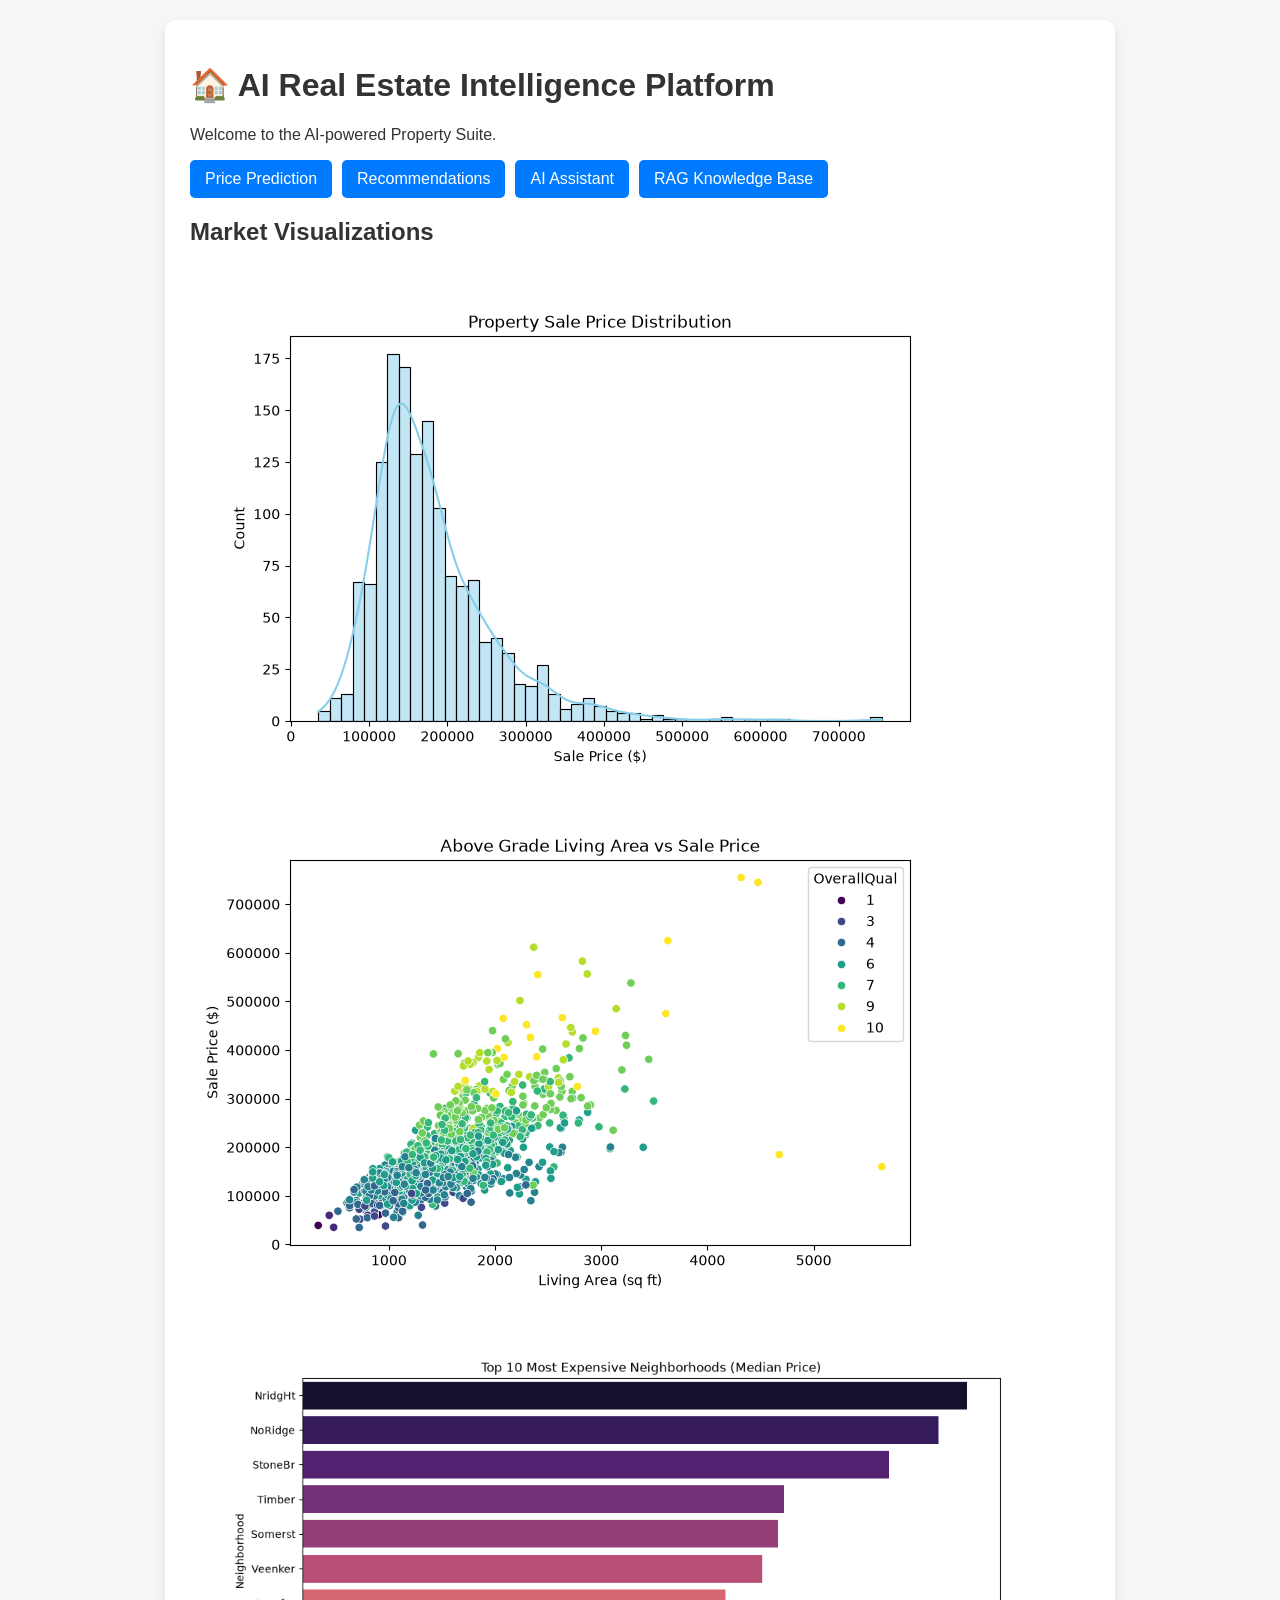
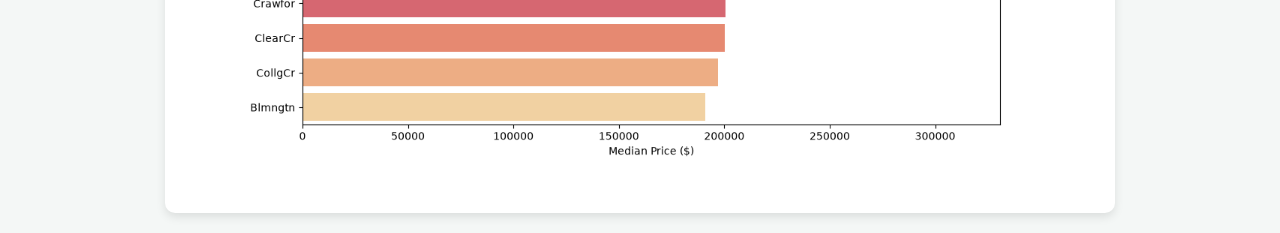
<file: templates/index.html>
<!DOCTYPE html>
<html>
<head>
    <title>AI Real Estate Platform</title>
    <link rel="stylesheet" href="/static/style.css">
</head>
<body>
    <div class="container">
        <h1>🏠 AI Real Estate Intelligence Platform</h1>
        <p>Welcome to the AI-powered Property Suite.</p>
        <div class="nav-buttons">
            <a href="/predict" class="btn">Price Prediction</a>
            <a href="/recommend" class="btn">Recommendations</a>
            <a href="/ai-chat" class="btn">AI Assistant</a>
            <a href="/rag-docs" class="btn">RAG Knowledge Base</a>
        </div>
        <h2>Market Visualizations</h2>
        <div class="charts">
            <img src="/static/charts/price_distribution.png" alt="Price Distribution">
            <img src="/static/charts/area_vs_price.png" alt="Area vs Price">
            <img src="/static/charts/top_neighborhoods.png" alt="Top Neighborhoods">
        </div>
    </div>
</body>
</html>
</file>
<file: static/style.css>
body {
    font-family: Arial, sans-serif;
    background-color: #f4f7f6;
    margin: 0;
    padding: 20px;
    color: #333;
}
.container {
    max-width: 900px;
    margin: 0 auto;
    background: #fff;
    padding: 25px;
    border-radius: 10px;
    box-shadow: 0 4px 10px rgba(0,0,0,0.1);
}
.nav-buttons {
    display: flex;
    gap: 10px;
    margin-bottom: 20px;
}
.btn {
    text-decoration: none;
    background-color: #007bff;
    color: white;
    padding: 10px 15px;
    border-radius: 5px;
}
form input, form textarea {
    width: 100%;
    padding: 10px;
    margin: 8px 0;
    border: 1px solid #ccc;
    border-radius: 5px;
}
button {
    background-color: #28a745;
    color: white;
    padding: 10px 18px;
    border: none;
    border-radius: 5px;
    cursor: pointer;
}
.charts img {
    max-width: 100%;
    margin: 10px 0;
    border-radius: 8px;
}
.card, .chat-response, .result-box {
    background: #eef2f5;
    padding: 15px;
    margin-top: 15px;
    border-radius: 6px;
}
</file>
